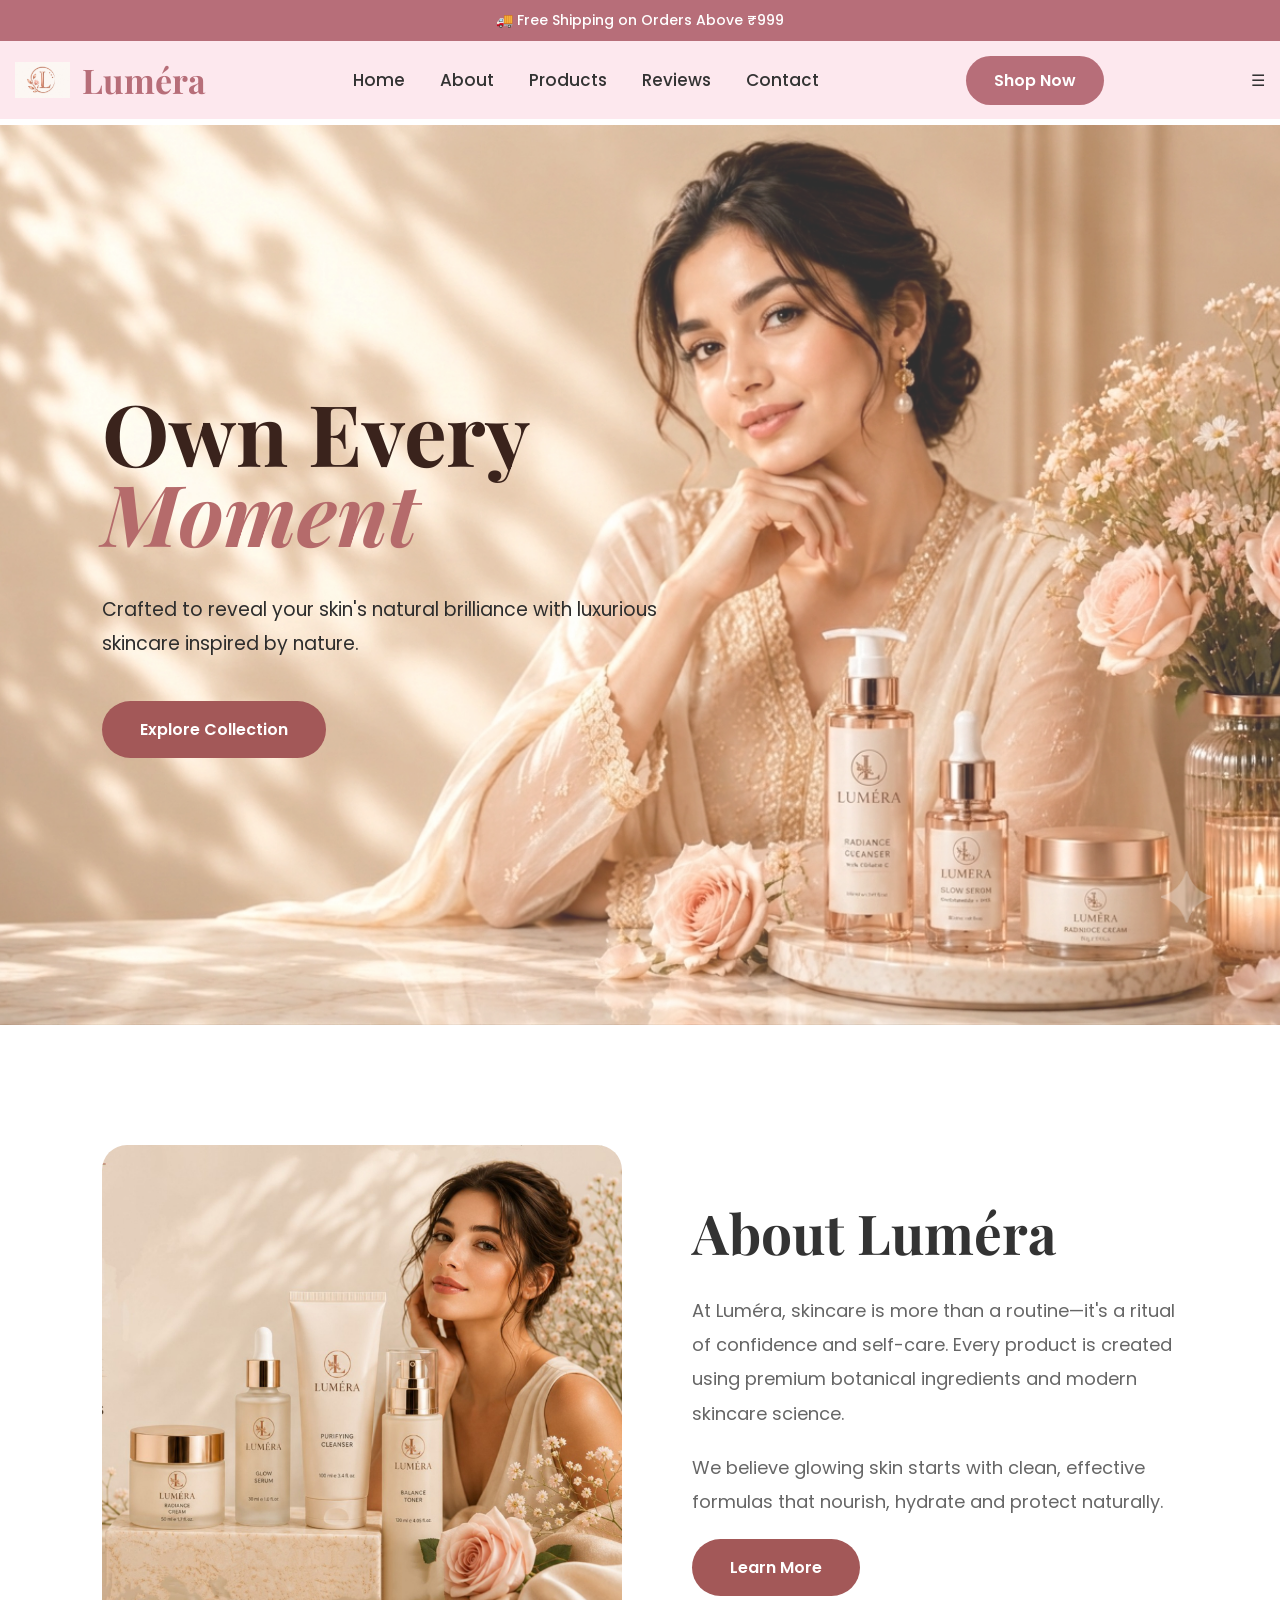
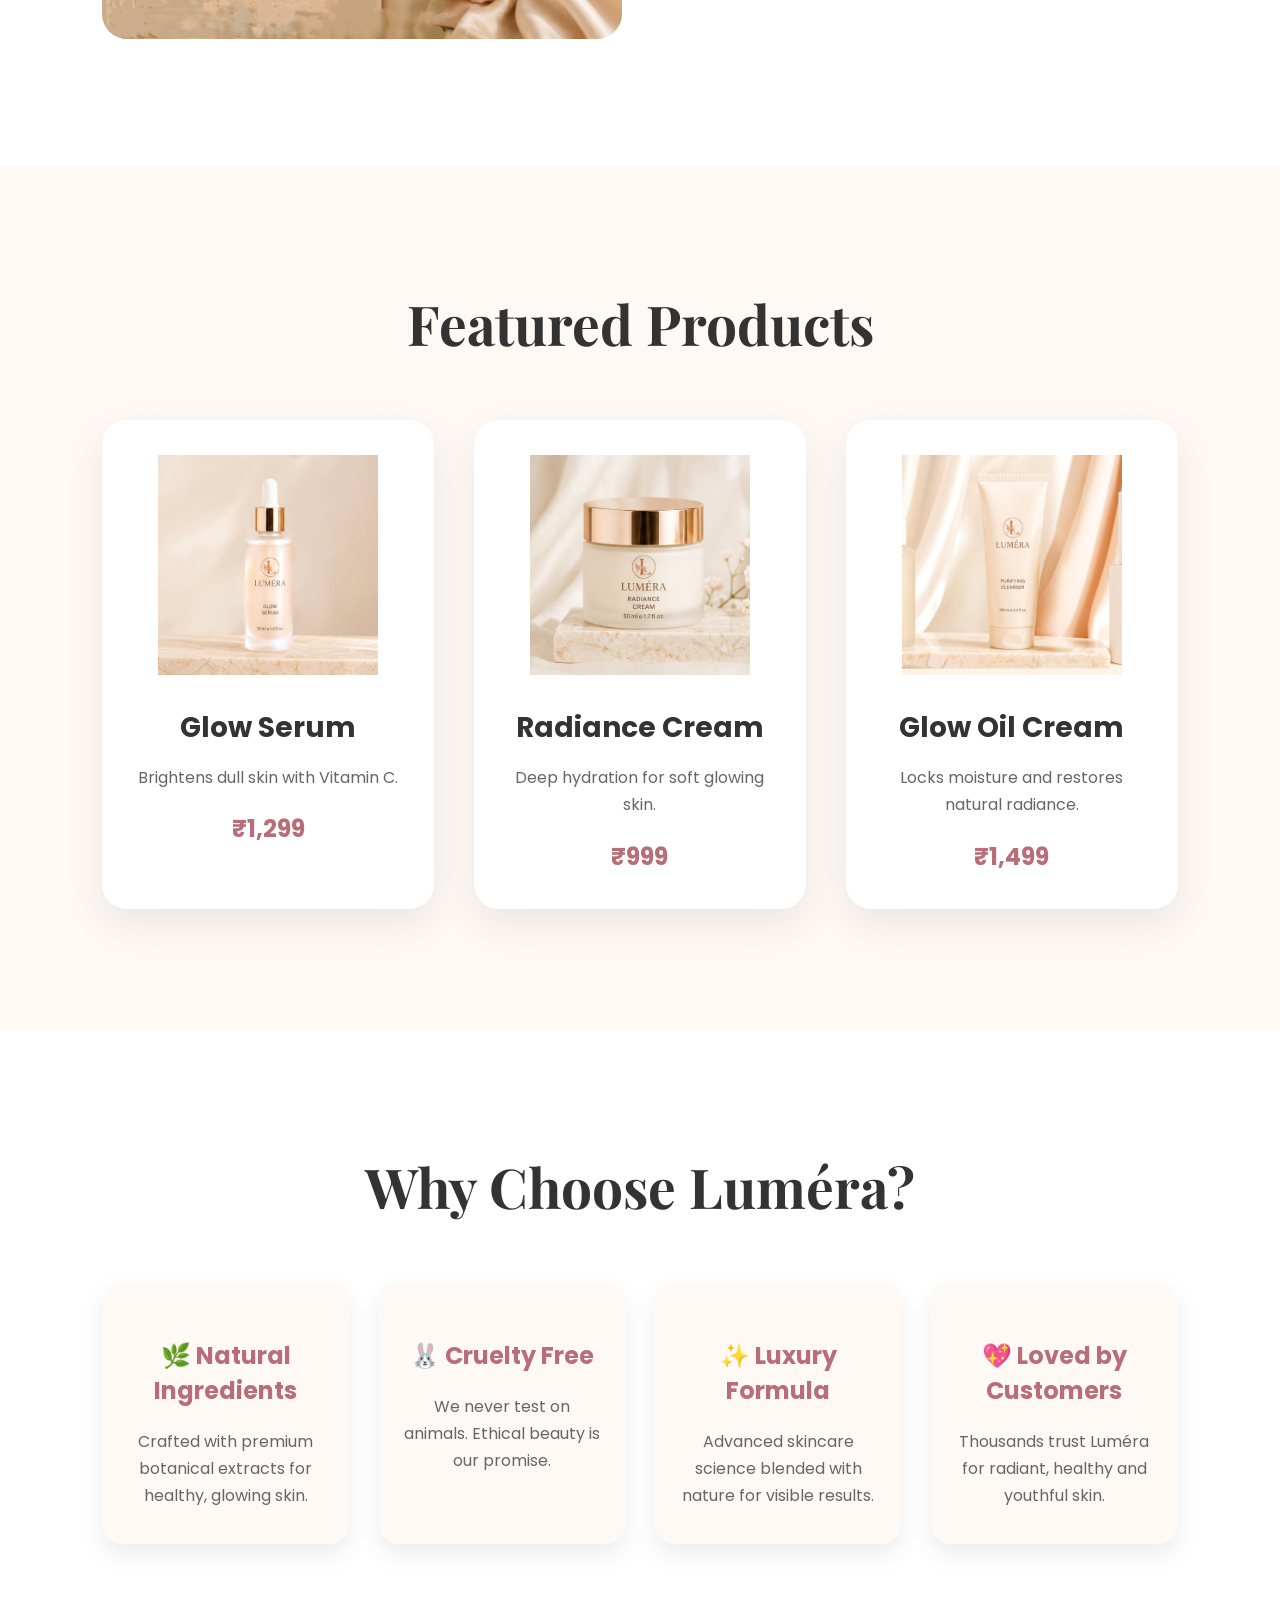
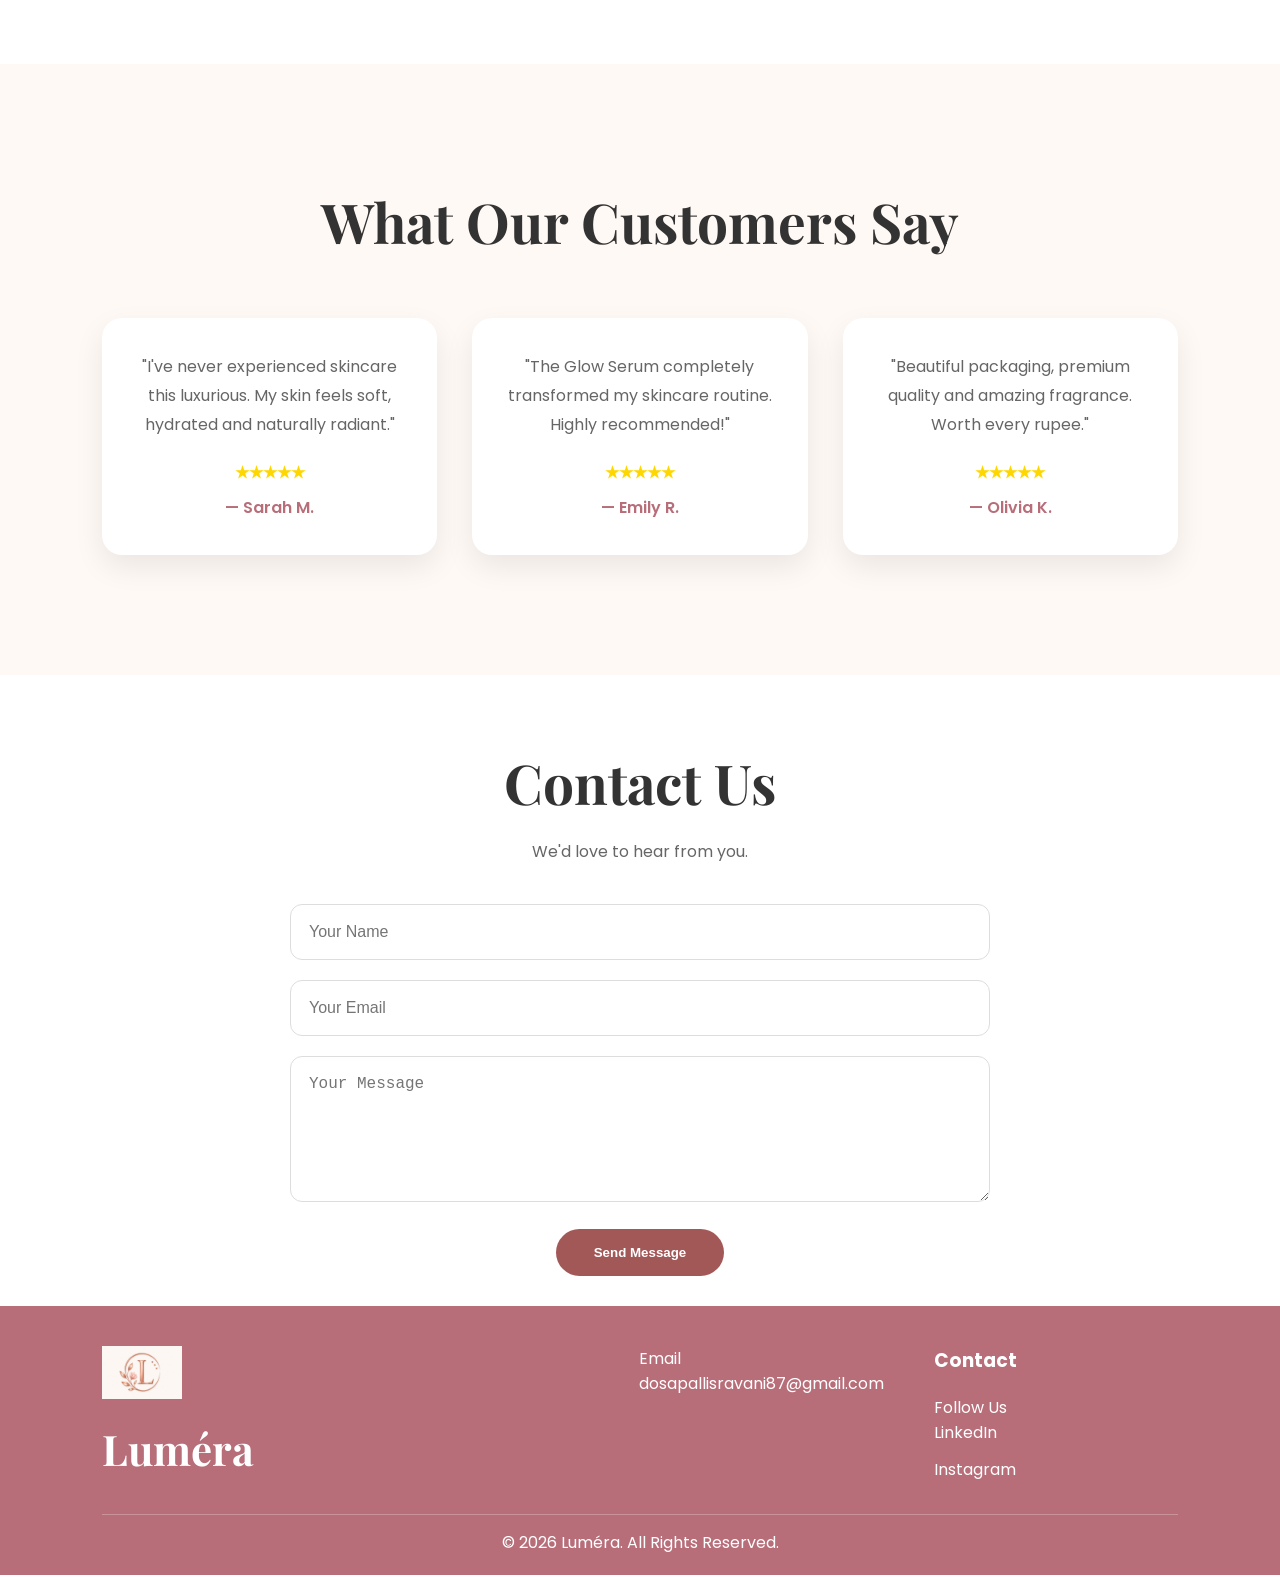
<file: Level1-Task1-Landing-Page/index.html>
<!DOCTYPE html>
<html lang="en">
<head>
    <meta charset="UTF-8">
    <meta name="viewport" content="width=device-width, initial-scale=1.0">
    <title>Luméra | Luxury Skincare</title>

    <link rel="stylesheet" href="style.css">

    <link href="https://fonts.googleapis.com/css2?family=Playfair+Display:wght@600;700&family=Poppins:wght@300;400;500;600&display=swap" rel="stylesheet">
</head>

<body>

<!-- ================= HEADER ================= -->

<header class="header">

    <div class="top-bar">
        <p>🚚 Free Shipping on Orders Above ₹999</p>
    </div>

    <nav class="navbar">

    <div class="logo">
        <img src="images/logo .jpeg" alt="Luméra Logo">
        <h2>Luméra</h2>
    </div>

    <ul class="nav-links">
        <li><a href="#home">Home</a></li>
        <li><a href="#about">About</a></li>
        <li><a href="#products">Products</a></li>
        <li><a href="#reviews">Reviews</a></li>
        <li><a href="#contact">Contact</a></li>
    </ul>

    <a href="#products" class="shop-btn">Shop Now</a>
    <div class="menu-toggle" id="menu-toggle">
    ☰
</div>
    </nav>
</header>

<!-- ================= HERO ================= -->

<section class="hero" id="home">

    <div class="hero-overlay"></div>

    <div class="hero-content">

        <h1>Own Every<span> Moment</span></h1>

        <p>
            Crafted to reveal your skin's natural brilliance with luxurious skincare inspired by nature.
        </p>

        <a href="#products" class="hero-btn">
            Explore Collection
        </a>

    </div>

</section>

<!-- ================= ABOUT ================= -->

<section class="about" id="about">

    <div class="about-image">
        <img src="images/heroimage2.png" alt="About Luméra">
    </div>

    <div class="about-content">

        <h2>About Luméra</h2>

        <p>
            At Luméra, skincare is more than a routine—it's a ritual of confidence and self-care. Every product is created using premium botanical ingredients and modern skincare science.
        </p>

        <p>
            We believe glowing skin starts with clean, effective formulas that nourish, hydrate and protect naturally.
        </p>

        <a href="#" class="hero-btn">Learn More</a>

    </div>

</section>

<!-- ================= PRODUCTS ================= -->

<section class="products" id="products">

    <h2>Featured Products</h2>

    <div class="product-container">

        <div class="card">
            <img src="images/serum.jpeg" alt="Glow Serum">
            <h3>Glow Serum</h3>
            <p>Brightens dull skin with Vitamin C.</p>
            <span>₹1,299</span>
        </div>

        <div class="card">
            <img src="images/cream.jpeg" alt="Radiance Cream">
            <h3>Radiance Cream</h3>
            <p>Deep hydration for soft glowing skin.</p>
            <span>₹999</span>
        </div>

        <div class="card">
            <img src="images/oliycream.jpeg" alt="Glow Oil Cream">
            <h3>Glow Oil Cream</h3>
            <p>Locks moisture and restores natural radiance.</p>
            <span>₹1,499</span>
        </div>

    </div>

</section>
<!-- ================= WHY CHOOSE US ================= -->

<section class="why">

    <h2>Why Choose Luméra?</h2>

    <div class="why-container">

        <div class="why-card">
            <h3>🌿 Natural Ingredients</h3>
            <p>
                Crafted with premium botanical extracts for healthy, glowing skin.
            </p>
        </div>

        <div class="why-card">
            <h3>🐰 Cruelty Free</h3>
            <p>
                We never test on animals. Ethical beauty is our promise.
            </p>
        </div>

        <div class="why-card">
            <h3>✨ Luxury Formula</h3>
            <p>
                Advanced skincare science blended with nature for visible results.
            </p>
        </div>

        <div class="why-card">
            <h3>💖 Loved by Customers</h3>
            <p>
                Thousands trust Luméra for radiant, healthy and youthful skin.
            </p>
        </div>

    </div>

</section>

<!-- ================= REVIEWS ================= -->

<section class="reviews" id="reviews">

    <h2>What Our Customers Say</h2>

    <div class="review-container">

        <div class="review-card">

            <p>
                "I've never experienced skincare this luxurious. My skin feels soft,
                hydrated and naturally radiant."
            </p>

            <h4>★★★★★</h4>

            <span>— Sarah M.</span>

        </div>

        <div class="review-card">

            <p>
                "The Glow Serum completely transformed my skincare routine.
                Highly recommended!"
            </p>

            <h4>★★★★★</h4>

            <span>— Emily R.</span>

        </div>

        <div class="review-card">

            <p>
                "Beautiful packaging, premium quality and amazing fragrance.
                Worth every rupee."
            </p>

            <h4>★★★★★</h4>

            <span>— Olivia K.</span>

        </div>

    </div>

</section>

<!-- ================= CONTACT ================= -->

<section class="contact" id="contact">

    <h2>Contact Us</h2>

    <p>We'd love to hear from you.</p>

    <form>

        <input type="text" placeholder="Your Name" required>

        <input type="email" placeholder="Your Email" required>

        <textarea rows="6" placeholder="Your Message"></textarea>

        <button type="submit" class="hero-btn">

            Send Message

        </button>

    </form>

</section>
<!-- ================= FOOTER ================= -->

<footer class="footer">

    <div class="footer-container">

        <div class="footer-brand">

            <img src="images/logo .jpeg" alt="Luméra Logo">

            <h2>Luméra</h2>

        </div>

        <div class="footer-links">

                        <p>Email</p>

            <a href="mailto:dosapallisravani87@gmail.com">
                dosapallisravani87@gmail.com
            </a>

        </div>

        <div class="footer-contact">

            <h3>Contact</h3>

            <p>Follow Us</p>
           <a href=" https://www.linkedin.com/in/sravani-dosapalli-619969385" target="_blank">
                LinkedIn
           </a>
            
         <a href="https://www.instagram.com/in/sravani_6274" target="_blank">
               Instagram
        </a>
        </div>

    </div>

    <div class="footer-bottom">

        <p>
            © 2026 Luméra. All Rights Reserved.
        </p>

    </div>

</footer>
<script>
const menuToggle = document.getElementById("menu-toggle");
const navLinks = document.querySelector(".nav-links");

menuToggle.addEventListener("click", () => {
    navLinks.classList.toggle("active");

});
</script>
</body>
</html>
</file>
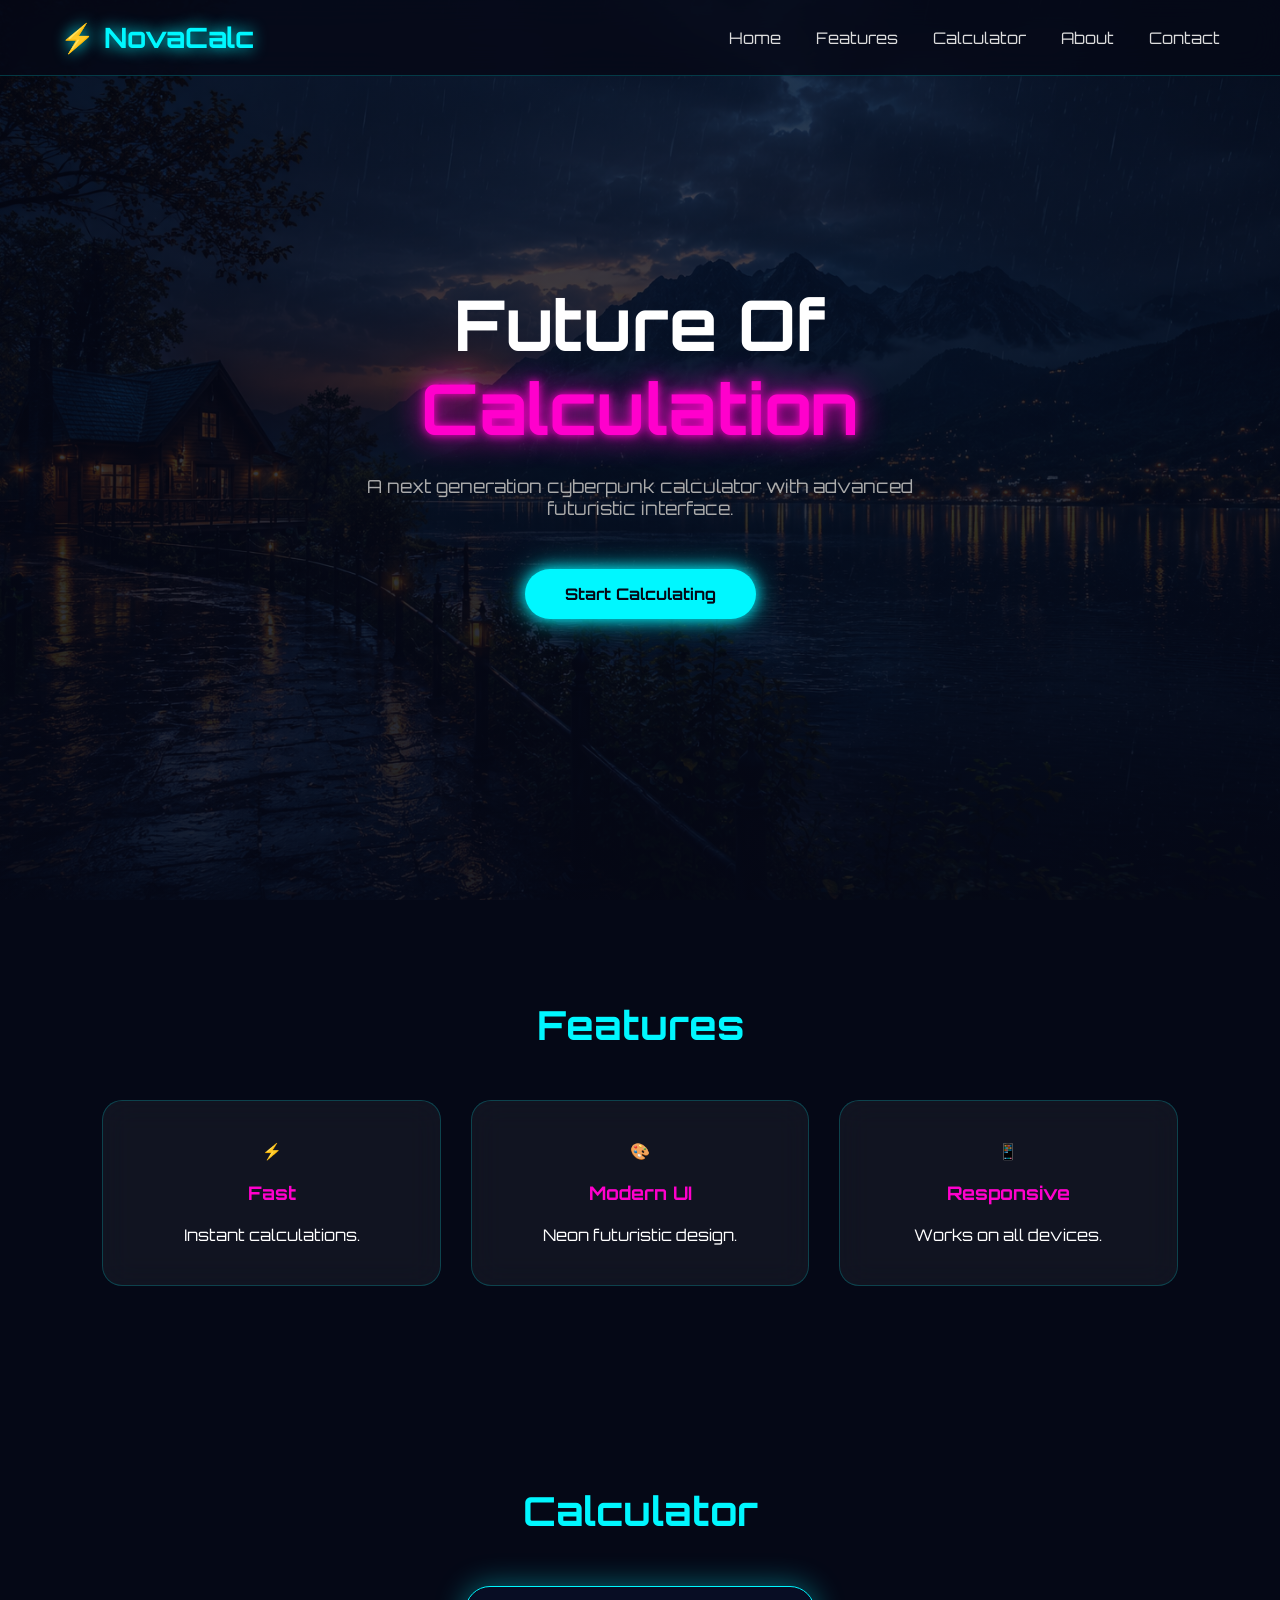
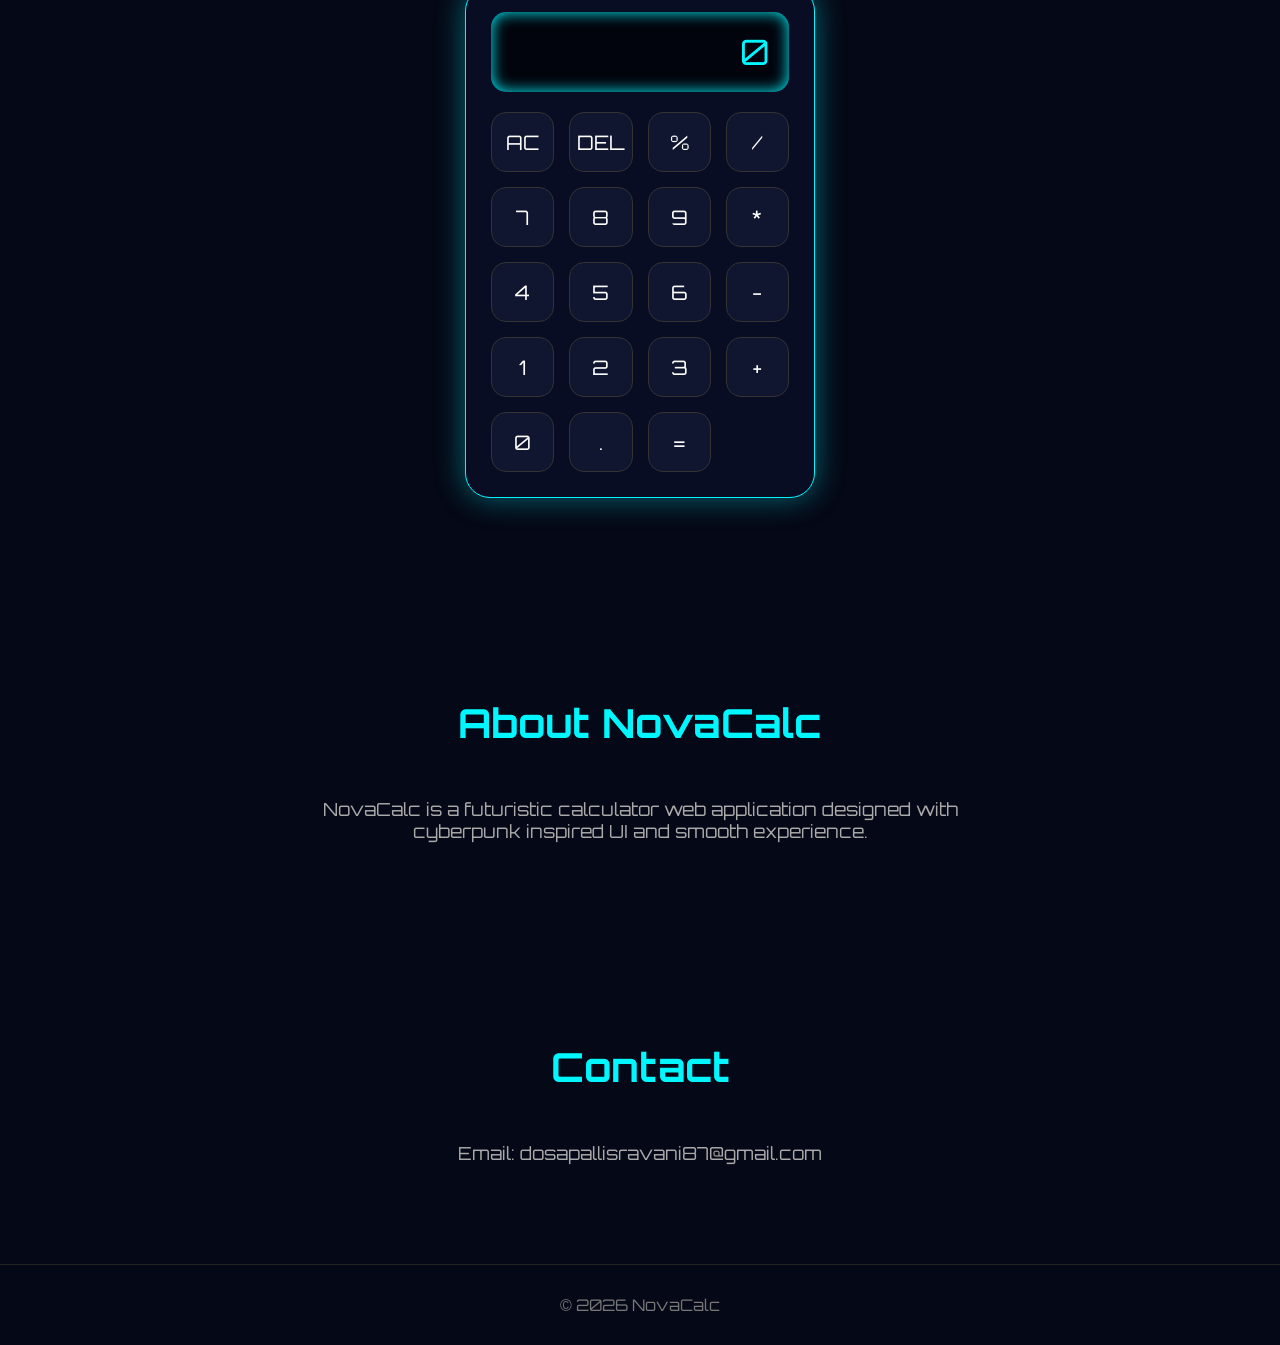
<file: Level2-Task1-premium-calculator/index.html>
<!DOCTYPE html>
<html>
<head>
<title>NovaCalc - Future Calculator</title>

<link rel="stylesheet" href="style.css">

<link href="https://fonts.googleapis.com/css2?family=Orbitron:wght@400;700&display=swap" rel="stylesheet">

</head>

<body>


<!-- NAVBAR -->

<header>

<nav>

<div class="logo">
⚡ NovaCalc
</div>

<ul>

<li><a href="#home">Home</a></li>

<li><a href="#features">Features</a></li>

<li><a href="#calculator">Calculator</a></li>

<li><a href="#about">About</a></li>

<li><a href="#contact">Contact</a></li>

</ul>

</nav>

</header>



<!-- HERO -->

<section id="home" class="hero">

<div>

<h1>
Future Of
<span>Calculation</span>
</h1>


<p>
A next generation cyberpunk calculator
with advanced futuristic interface.
</p>


<a href="#calculator" class="hero-btn">
    Start Calculating
</a>

</div>

</section>




<!-- FEATURES -->

<section id="features">

<h2>Features</h2>


<div class="cards">

<div class="card">
⚡
<h3>Fast</h3>
<p>Instant calculations.</p>
</div>


<div class="card">
🎨
<h3>Modern UI</h3>
<p>Neon futuristic design.</p>
</div>


<div class="card">
📱
<h3>Responsive</h3>
<p>Works on all devices.</p>
</div>


</div>

</section>





<!-- CALCULATOR -->

<section id="calculator">

<h2>Calculator</h2>


<div class="calculator">


<div id="display">
0
</div>


<div class="buttons">

<button>AC</button>
<button>DEL</button>
<button>%</button>
<button>/</button>


<button>7</button>
<button>8</button>
<button>9</button>
<button>*</button>


<button>4</button>
<button>5</button>
<button>6</button>
<button>-</button>


<button>1</button>
<button>2</button>
<button>3</button>
<button>+</button>


<button>0</button>
<button>.</button>
<button>=</button>


</div>


</div>


</section>





<!-- ABOUT -->

<section id="about">

<h2>About NovaCalc</h2>

<p>
NovaCalc is a futuristic calculator web application
designed with cyberpunk inspired UI and smooth experience.
</p>

</section>





<!-- CONTACT -->

<section id="contact">

<h2>Contact</h2>

<p>
Email: dosapallisravani87@gmail.com
</p>

</section>



<footer>

© 2026 NovaCalc

</footer>



<script src="script.js"></script>

</body>
</html>
</file>
<file: Level1-Task1-Landing-Page/style.css>
/* =========================
   GOOGLE FONT
========================= */

@import url('https://fonts.googleapis.com/css2?family=Playfair+Display:wght@600;700&family=Poppins:wght@300;400;500;600&display=swap');

/* =========================
   RESET
========================= */

*{
    margin:0;
    padding:0;
    box-sizing:border-box;
}

html{
    scroll-behavior:smooth;
}

body{
    font-family:'Poppins',sans-serif;
    background:#fff;
    color:#333;
}

.header{
    position: fixed;
    top: 0;
    left: 0;
    width: 100%;
    z-index: 1000;
}

/* Top Bar */

.top-bar{
    width: 100%;
    background: #B76E79;
    color: #fff;
    text-align: center;
    padding: 10px 0;
    font-size: 14px;
    font-weight: 500;
}

/* Navbar */

.navbar{
    width: 100%;
    height: 78px;
    background: #fde8ee;

    display: flex;
    justify-content: space-between;
    align-items: center;

    padding: 5px 15px;

}

/* Logo */

.logo{
    display: flex;
    align-items: center;
    gap: 12px;
}

.logo img{
    width: 55px;
    height: 55px;
    object-fit: contain;
}

.logo h2{
    font-family: 'Playfair Display', serif;
    font-size: 34px;
    color: #B76E79;
}

/* Navigation */

.nav-links{
    display: flex;
    align-items: center;
    gap: 35px;

    list-style: none;
}

.nav-links a{
    text-decoration: none;
    color: #333;
    font-size: 17px;
    font-weight: 500;
    transition: .3s;
}

.nav-links a:hover{
    color: #B76E79;
}

/* Shop Button */

.shop-btn{
    text-decoration: none;
    background: #B76E79;
    color: #fff;
    padding: 12px 28px;
    border-radius: 30px;
    font-weight: 600;
    transition: .3s;
}

.shop-btn:hover{
    background: #9d5b65;
}

/* Hero top spacing */

.hero{
    margin-top: 125px;
}

.hero{

    width:100%;

    height:100vh;

    background-image:url("images/heroimage1.jpg");

    background-size:cover;

    background-position:center;

    background-repeat:no-repeat;

    display:flex;

    align-items:center;

    padding:0 8%;

    position:relative;

}

.hero-overlay{

    position:absolute;

    inset:0;

    background:rgba(255,255,255,.18);

}

.hero-content{

    position:relative;

    z-index:5;

    max-width:600px;

}

.hero-content h1{

    font-family:'Playfair Display',serif;

    font-size:85px;

    color:#3a231c;

    line-height:0.95;

    margin-bottom:40px;

}
.hero-content h1 span {
    font-style: italic;
    color:#b56b6b;

}


.hero-content p{

    font-size:19px;

    line-height:1.8;

    color:#2d2d2d;

    margin-bottom:40px;

}

.hero-btn{

    display:inline-block;

    text-decoration:none;

    background:#a35858;

    color:white;

    padding:16px 38px;

    border-radius:30px;

    transition:.3s;

    font-weight:600;

}

.hero-btn:hover{

    background:#9F5E67;

}

/* =========================
ABOUT
========================= */

.about{

    display:flex;

    justify-content:space-between;

    align-items:center;

    gap:70px;

    padding:120px 8%;

}

.about-image img{

    width:520px;

    border-radius:25px;

}

.about-content{

    flex:1;

}

.about-content h2{

    font-size:55px;

    font-family:'Playfair Display',serif;

    margin-bottom:25px;

}

.about-content p{

    font-size:18px;

    line-height:1.9;

    color:#666;

    margin-bottom:20px;

}

/* =========================
PRODUCTS
========================= */

.products{

    padding:120px 8%;

    background:#FFF9F6;

    text-align:center;

}

.products h2{

    font-size:55px;

    font-family:'Playfair Display',serif;

    margin-bottom:60px;

}

.product-container{

    display:grid;

    grid-template-columns:repeat(3,1fr);

    gap:40px;

}

.card{

    background:white;

    padding:35px;

    border-radius:25px;

    transition:.4s;

    box-shadow:0 15px 40px rgba(0,0,0,.08);

}

.card:hover{

    transform:translateY(-10px);

}

.card img{

    width:220px;

    height:220px;

    object-fit:contain;

    margin-bottom:25px;

}

.card h3{

    font-size:28px;

    margin-bottom:15px;

}

.card p{

    color:#666;

    line-height:1.7;

}

.card span{

    display:block;

    margin-top:20px;

    color:#B76E79;

    font-size:24px;

    font-weight:700;

}/* =========================
/* =========================
WHY CHOOSE US
========================= */

.why{
    padding:120px 8%;
    background:#ffffff;
    text-align:center;
}

.why h2{
    font-family:'Playfair Display',serif;
    font-size:55px;
    margin-bottom:60px;
    color:#333;
}

.why-container{
    display:grid;
    grid-template-columns:repeat(4,1fr);
    gap:30px;
}

.why-card{
    background:#FFF9F6;
    padding:35px 25px;
    border-radius:20px;
    box-shadow:0 10px 25px rgba(0,0,0,.08);
    transition:.3s;
}

.why-card:hover{
    transform:translateY(-10px);
}

.why-card h3{
    margin:20px 0;
    color:#B76E79;
    font-size:24px;
}

.why-card p{
    color:#666;
    line-height:1.7;
}

/* =========================
REVIEWS
========================= */

.reviews{
    padding:120px 8%;
    background:#FFF9F6;
    text-align:center;
}

.reviews h2{
    font-family:'Playfair Display',serif;
    font-size:55px;
    margin-bottom:60px;
}

.review-container{
    display:grid;
    grid-template-columns:repeat(3,1fr);
    gap:35px;
}

.review-card{
    background:#fff;
    padding:35px;
    border-radius:20px;
    box-shadow:0 12px 30px rgba(0,0,0,.08);
    transition:.3s;
}

.review-card:hover{
    transform:translateY(-10px);
}

.review-card p{
    color:#666;
    line-height:1.8;
    margin-bottom:20px;
}

.review-card h4{
    color:#FFD700;
    margin-bottom:10px;
}

.review-card span{
    color:#B76E79;
    font-weight:600;
}

/* =========================
CONTACT
========================= */

.contact{
    padding:70px 8%  30px;
    text-align:center;
    background:#fff;
    scroll-margin-top:120px;
}

.contact h2{
    font-family:'Playfair Display',serif;
    font-size:55px;
    margin-bottom:20px;
}

.contact p{
    color:#666;
    margin-bottom:40px;
}

.contact form{
    max-width:700px;
    margin:auto;
}

.contact input,
.contact textarea{
    width:100%;
    padding:18px;
    margin-bottom:20px;
    border:1px solid #ddd;
    border-radius:12px;
    font-size:16px;
    outline:none;
}

.contact input:focus,
.contact textarea:focus{
    border-color:#B76E79;
}

.contact button{
    border:none;
    cursor:pointer;
}

/* =========================
FOOTER
========================= */

.footer{
    background:#B76E79;
    color:#fff;
    padding:40px 8% 20px;
    margin-top:0;
}

.footer-container{
    display:grid;
    grid-template-columns:2fr 1fr 1fr;
    gap:50px;
}

.footer-brand img{
    width:80px;
    margin-bottom:15px;
}

.footer-brand h2{
    font-family:'Playfair Display',serif;
    font-size:42px;
    margin-bottom:15px;
}

.footer-brand p{
    line-height:1.8;
}

.footer-links h3,
.footer-contact h3{
    margin-bottom:20px;
}

.footer-links a,
.footer-contact a{
    display:block;
    color:#fff;
    text-decoration:none;
    margin-bottom:12px;
    transition:.3s;
}

.footer-links a:hover,
.footer-contact a:hover{
    opacity:.8;
}

.footer-bottom{
    text-align:center;
    margin-top:20px;
    padding-top:15px;
    border-top:1px solid rgba(255,255,255,.25);
}

/* =========================
RESPONSIVE
========================= */

/* =========================
   RESPONSIVE
========================= */

/* Tablet */
@media (max-width:992px){

    .hero-content h1{
        font-size:55px;
    }

    .about{
        flex-direction:column;
        text-align:center;
    }

    .about-image img{
        width:100%;
        max-width:500px;
    }

    .product-container,
    .why-container,
    .review-container,
    .footer-container{
        grid-template-columns:1fr;
    }

    .card img{
        width:180px;
        height:180px;
    }

}


/* Mobile */
@media (max-width:768px){

    .top-bar{
        font-size:12px;
        padding:8px;
    }

    .navbar{
        width:100%;
        height:70px;
        padding:0 18px;
        display:flex;
        justify-content:space-between;
        align-items:center;
        position:relative;
    }

    .logo img{
        width:45px;
        height:45px;
    }

    .logo h2{
        font-size:30px;
    }

    .shop-btn{
        display:none;
    }

    .menu-toggle{
        display:block;
        font-size:30px;
        cursor:pointer;
        color:#B76E79;
    }

    .nav-links{
        display:none;
    }

    .nav-links.active{
        display:flex;
        flex-direction:column;
        align-items:center;
        position:absolute;
        top:72px;
        right:12px;
        width:150px;
        padding:12px;
        gap:12px;
        background:transparent;
        z-index:1000;
    }

    .nav-links li{
        list-style:none;
        width:100%;
        text-align:center;
    }

    .nav-links a{
        display:block;
        text-decoration:none;
        color:#7d4b5b;
        font-size:16px;
        font-weight:600;
    }

    .hero{
        margin-top:110px;
        padding:0 25px;
        height:90vh;
    }

    .hero-content h1{
        font-size:42px;
    }

    .hero-content p{
        font-size:17px;
    }

    .hero-btn{
        padding:12px 28px;
    }

    .products h2,
    .about-content h2,
    .why h2,
    .reviews h2,
    .contact h2{
        font-size:36px;
    }

    .about,
    .products,
    .why,
    .reviews,
    .contact{
        padding:80px 25px;
    }

    .footer{
        text-align:center;
    }
}
</file>
<file: Level2-Task1-premium-calculator/style.css>
*{
    margin:0;
    padding:0;
    box-sizing:border-box;
    font-family:'Orbitron',sans-serif;
}

html{
    scroll-behavior:smooth;
}

body{
    background:#050816;
    color:white;
    overflow-x:hidden;
}


/* NAVBAR */

header{
    position:fixed;
    width:100%;
    top:0;
    z-index:1000;
    background:rgba(5,8,22,0.8);
    backdrop-filter:blur(15px);
    border-bottom:1px solid rgba(0,255,255,0.2);
}


nav{
    max-width:1200px;
    margin:auto;
    padding:20px;
    display:flex;
    justify-content:space-between;
    align-items:center;
}


.logo{
    font-size:28px;
    font-weight:700;
    color:#00f7ff;
    text-shadow:0 0 15px #00f7ff;
}


nav ul{
    display:flex;
    gap:35px;
    list-style:none;
}


nav ul li a{
    color:#ddd;
    text-decoration:none;
    transition:.3s;
}


nav ul li a:hover{
    color:#00f7ff;
    text-shadow:0 0 10px #00f7ff;
}



/* HERO */

.hero{

    min-height:100vh;
    display:flex;
    align-items:center;
    justify-content:center;
    text-align:center;

    background:
    linear-gradient(
    rgba(5,8,22,.7),
    rgba(5,8,22,.9)
    ),
    url("images/background.png");

    background-size:cover;
    background-position:center;

}


.hero h1{

    font-size:70px;
    line-height:1.2;

}


.hero h1 span{

    display:block;
    color:#ff00cc;
    text-shadow:
    0 0 10px #ff00cc,
    0 0 30px #ff00cc;

}


.hero p{

    margin:25px auto;
    max-width:600px;
    color:#aaa;
    font-size:18px;

}



.hero-btn{

    display:inline-block;
    margin-top:25px;

    padding:15px 40px;

    border-radius:30px;

    background:#00f7ff;

    color:#050816;

    font-size:16px;

    font-weight:700;

    text-decoration:none;

    box-shadow:
    0 0 15px #00f7ff,
    0 0 30px rgba(0,247,255,0.5);

    transition:0.3s;

}


.hero-btn:hover{

    transform:scale(1.08);

    background:#ff00cc;

    color:white;

    box-shadow:
    0 0 25px #ff00cc;

}



/* COMMON SECTION */

section{

    padding:100px 8%;
}


h2{

    text-align:center;
    font-size:40px;
    margin-bottom:50px;

    color:#00f7ff;

}



/* FEATURES */

.cards{

    display:grid;
    grid-template-columns:
    repeat(auto-fit,minmax(250px,1fr));

    gap:30px;

}



.card{

    background:
    rgba(255,255,255,0.05);

    padding:40px 25px;

    border-radius:20px;

    text-align:center;

    border:1px solid rgba(0,255,255,.2);

    backdrop-filter:blur(15px);

    transition:.4s;

}



.card:hover{

    transform:translateY(-10px);

    box-shadow:
    0 0 25px #00f7ff;

}


.card h3{

    margin:20px 0;
    color:#ff00cc;

}





/* CALCULATOR */


.calculator{

    width:350px;
    margin:auto;

    background:#080d24;

    padding:25px;

    border-radius:25px;

    border:1px solid #00f7ff;

    box-shadow:

    0 0 30px rgba(0,247,255,.4);

}



#display{

    height:80px;

    background:#02040d;

    border-radius:15px;

    margin-bottom:20px;

    display:flex;

    align-items:center;

    justify-content:flex-end;

    padding:20px;

    font-size:35px;

    color:#00f7ff;

    box-shadow:
    inset 0 0 15px #00f7ff;

}



.buttons{

    display:grid;

    grid-template-columns:
    repeat(4,1fr);

    gap:15px;

}


.buttons button{

    height:60px;

    border-radius:15px;

    border:1px solid #333;

    background:#10162f;

    color:white;

    font-size:20px;

    cursor:pointer;

    transition:.3s;

}



.buttons button:hover{

    background:#00f7ff;

    color:#050816;

    box-shadow:
    0 0 15px #00f7ff;

}




/* ABOUT CONTACT */


#about p,
#contact p{

    text-align:center;

    max-width:700px;

    margin:auto;

    color:#aaa;

    font-size:18px;

}





/* FOOTER */


footer{

    padding:30px;

    text-align:center;

    border-top:1px solid #222;

    color:#777;

}




/* MOBILE */

@media(max-width:768px){

nav ul{

display:none;

}


.hero h1{

font-size:45px;

}


.calculator{

width:100%;

}

}

/* ===== CYBERPUNK ANIMATIONS ===== */


/* Moving Neon Background */

body::before{

    content:"";

    position:fixed;

    width:100%;
    height:100%;

    top:0;
    left:0;

    background:
    linear-gradient(
    90deg,
    transparent 95%,
    rgba(0,247,255,0.08) 100%
    );

    background-size:60px 60px;

    animation:gridMove 8s linear infinite;

    pointer-events:none;

    z-index:-1;

}


@keyframes gridMove{

    from{
        transform:translateY(0);
    }

    to{
        transform:translateY(60px);
    }

}




/* Hero Glow Animation */

.hero h1{

    animation:
    glowText 2s infinite alternate;

}


@keyframes glowText{

    from{

        text-shadow:
        0 0 10px #00f7ff;

    }

    to{

        text-shadow:
        0 0 30px #ff00cc,
        0 0 50px #00f7ff;

    }

}




/* Calculator Floating Effect */


.calculator{

    animation:
    float 4s ease-in-out infinite;

}



@keyframes float{

    0%,100%{

        transform:translateY(0);

    }


    50%{

        transform:translateY(-15px);

    }

}




/* Neon Button Pulse */


.hero button{

    animation:
    pulse 2s infinite;

}



@keyframes pulse{

    0%{

        box-shadow:
        0 0 10px #00f7ff;

    }


    50%{

        box-shadow:
        0 0 35px #00f7ff;

    }


    100%{

        box-shadow:
        0 0 10px #00f7ff;

    }

}




/* Card Entrance Animation */


.card{

    animation:
    slideUp 1s ease;

}



@keyframes slideUp{

    from{

        opacity:0;

        transform:
        translateY(40px);

    }


    to{

        opacity:1;

        transform:
        translateY(0);

    }

}



/* Smooth Button Click */

.buttons button:active{

    transform:scale(0.9);

}
</file>
